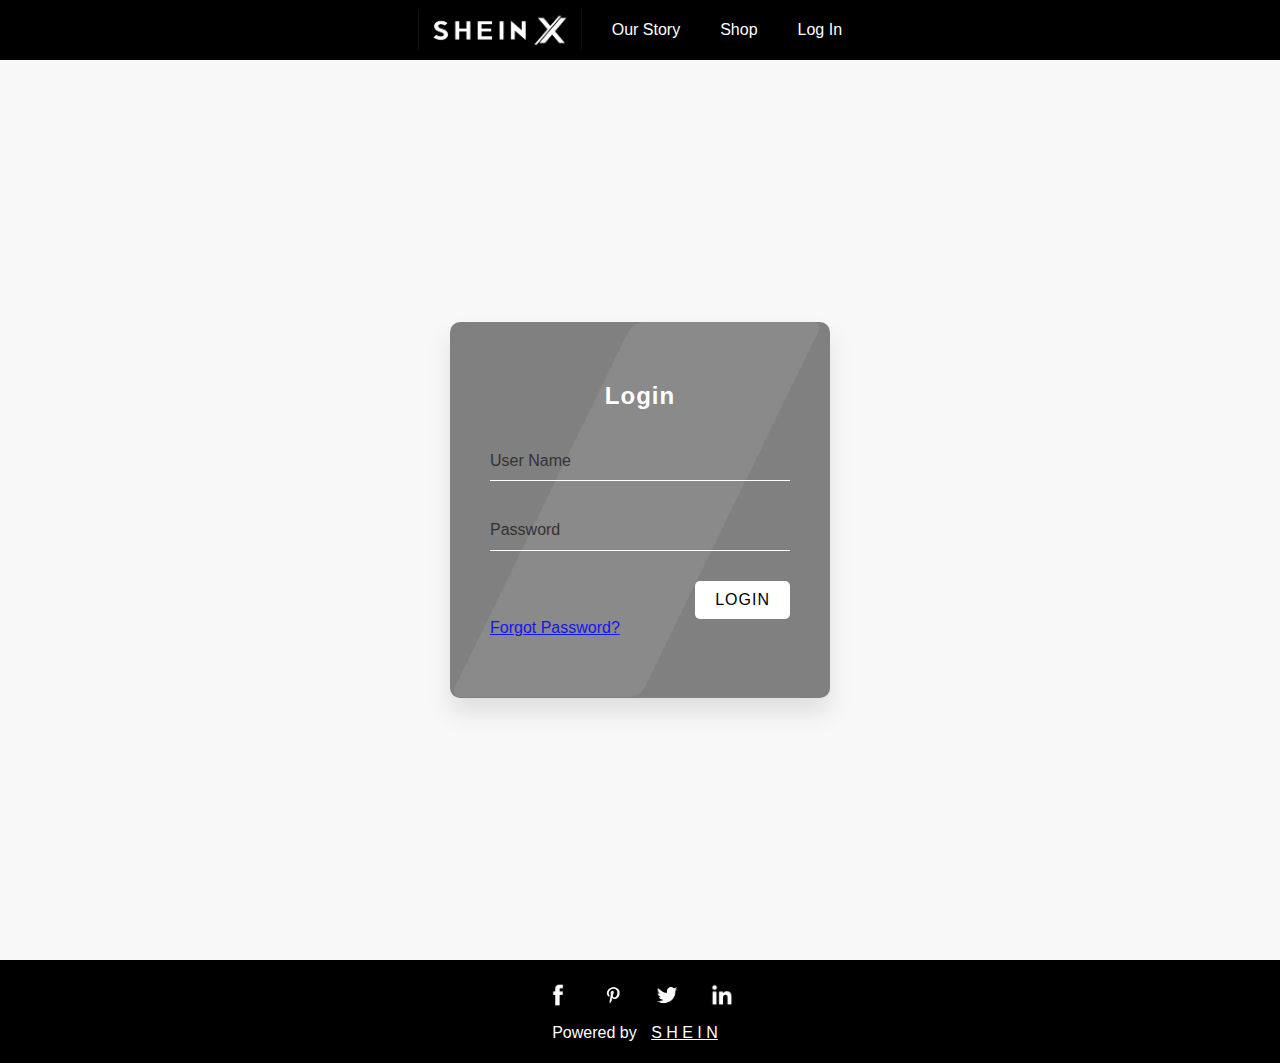
<file: index.html>
<!DOCTYPE html>
<html lang="en">
<head>
    <meta charset="UTF-8">
    <meta name="viewport" content="width=device-width, initial-scale=1.0">
    <meta http-equiv="X-UA-Compatible" content="ie=edge">
    <link rel="stylesheet" href="/CSS/normalize.css">
    <link rel="stylesheet" href="/CSS/Common.css">
    <link rel="stylesheet" href="/CSS/Login.css">
    <script src="/JavaScript/Login.js"></script>
    <title>Shein - Login</title>
</head>

<body>
  <!-- Navigation -->
  <div class="navbar">
    <img src="/Pictures/logo.png" alt="SHEIN Logo" class="shein-logo">
    
    <nav>
        <a href="OurStory.html">Our Story</a>
        <a href="Shop.html" id="shopLink">Shop</a>
        <a href="#" id="loginLink">Log In</a>
    </nav>
</div>

    <div class="login-wrapper">
        <form id="loginForm" action="" class="form">
            <h2>Login</h2>
            <div class="input-group">
                <input type="text" name="loginUser" id="loginUser" required />
                <label for="loginUser">User Name</label>
            </div>
            <div class="input-group">
                <input type="password" name="loginPassword" id="loginPassword" required />
                <label for="loginPassword">Password</label>
            </div>
            <input type="submit" value="Login" class="submit-btn" id="loginBtn" />
            <a href="#forgot-pw">Forgot Password?</a>
        </form>
    </div>
    
    <!-- Footer -->
    <footer>
    <a href="https://www.facebook.com/SHEINOFFICIAL/" target="_blank"><img src="/Pictures/fb.jpg" alt="Facebook Logo"></a>
    <a href="https://www.pinterest.com/SHEINofficial/" target="_blank"><img src="/Pictures/pin.jpg" alt="Pinterest Logo"></a>
    <a href="https://twitter.com/SHEIN_Official" target="_blank"><img src="/Pictures/tw.jpg" alt="Twitter Logo"></a>
    <a href="https://www.linkedin.com/company/shein/?originalSubdomain=sg" target="_blank"><img src="/Pictures/in.png" alt="LinkedIn Logo"></a>
    <p>Powered by <a href="https://sg.shein.com/" target="_blank">S H E I N</a></p>
</footer>

</body>

</html>
</file>
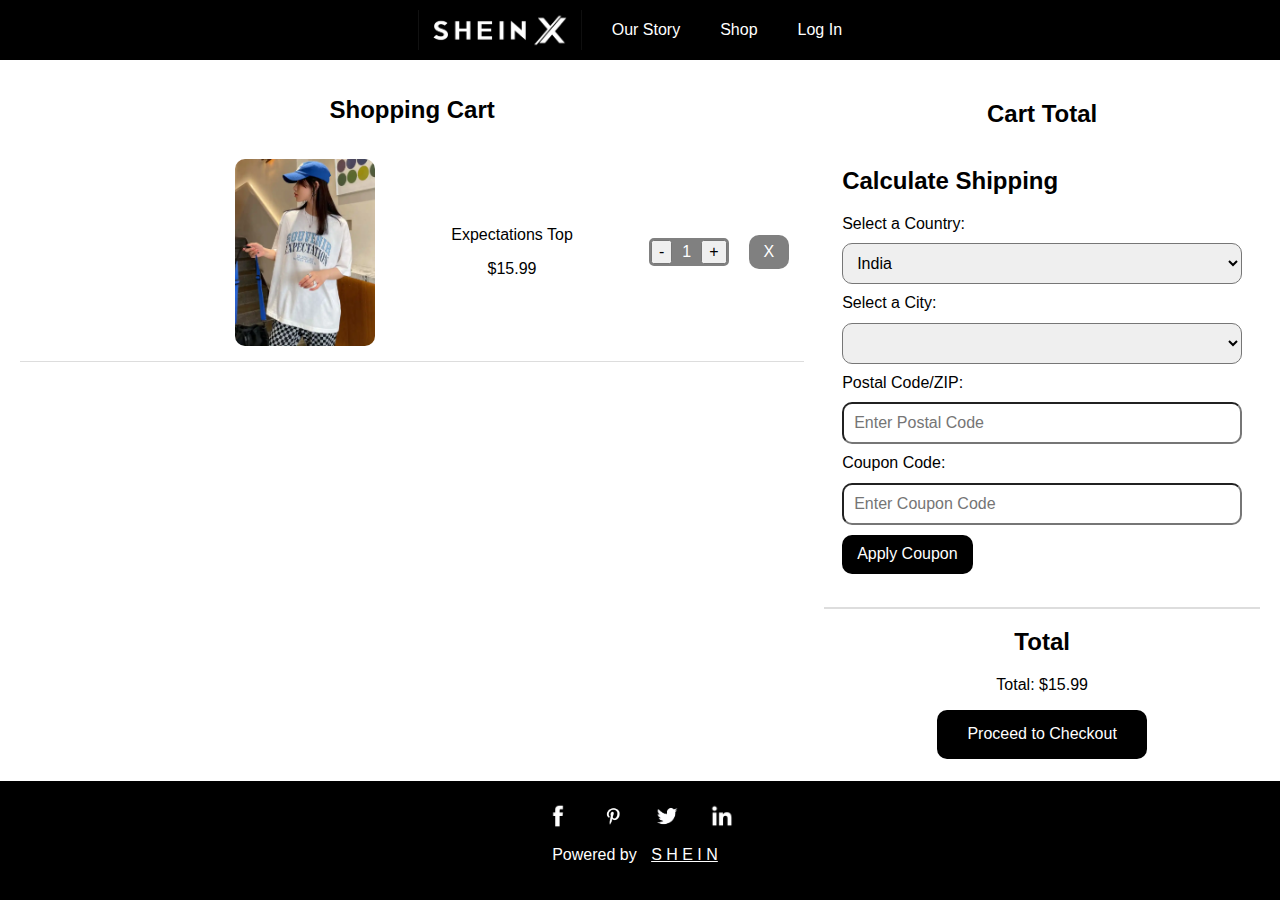
<file: Cart.html>
<!DOCTYPE html>
<html lang="en">
<head>
    <meta charset="UTF-8">
    <meta name="viewport" content="width=device-width, initial-scale=1.0">
    <link rel="stylesheet" href="/CSS/normalize.css">
    <link rel="stylesheet" href="/CSS/Common.css">
    <link rel="stylesheet" href="/CSS/Cart.css">
    <script src="/JavaScript/Cart.js"></script>
    <title>Shein - Cart</title>
</head>
<body>

<!-- Navigation -->
<div class="navbar">
    <img src="/Pictures/logo.png" alt="SHEIN Logo" class="shein-logo">

    <nav>
        <a href="OurStory.html">Our Story</a>
        <a href="Shop.html" id="shopLink">Shop</a>
        <a href="#" id="loginLink">Log In</a>
    </nav>
</div>

<div class="main-content">
    <div class="cart-section">
        <h1 class="cart-title">Shopping Cart</h1>
        <div class="cart-items">
            <div class="cart-item">
                <img src="/Pictures/pro1.webp" alt="Product 1">
                <div class="product-info">
                    <p class="product-name">Expectations Top</p>
                    <p class="product-price">$15.99</p>
                </div>
                <div class="quantity-controls">
                    <button>-</button>
                    <span>1</span>
                    <button>+</button>
                </div>
                <button class="remove-button">X</button>
            </div>
        </div>
    </div>

    <div class="cart-details">
        <div class="cart-total">
            <h2>Cart Total</h2>
        </div>

        <div class="shipping-form">
            <h2>Calculate Shipping</h2>
            <form>
                <label for="country">Select a Country:</label>
                <select id="country" onchange="populateCities()">
                    <option value="select" disabled>Select a Country</option>
                    <option value="india">India</option>
                    <option value="china">China</option>
                    <option value="japan">Japan</option>
                </select>

                <label for="city">Select a City:</label>
                <select id="city">
                    <option value="select" disabled>Select a City</option>
                </select>

                <label for="postal-code">Postal Code/ZIP:</label>
                <input type="text" id="postal-code" placeholder="Enter Postal Code">

                <label for="coupon-code">Coupon Code:</label>
                <input type="text" id="coupon-code" placeholder="Enter Coupon Code">

                <button class="apply-coupon-button">Apply Coupon</button>
            </form>
        </div>

        <div class="checkout-section">
            <hr>
            <h2>Total</h2>
            <p>Total: $15.99</p>
            <button class="proceed-to-checkout-button" onclick="redirectToCheckout()">Proceed to Checkout</button>
        </div>
    </div>
</div>

<!-- Footer -->
<footer>
    <div class="social-icons">
        <a href="https://www.facebook.com/SHEINOFFICIAL/" target="_blank"><img src="/Pictures/fb.jpg" alt="Facebook Logo"></a>
        <a href="https://www.pinterest.com/SHEINofficial/" target="_blank"><img src="/Pictures/pin.jpg" alt="Pinterest Logo"></a>
        <a href="https://twitter.com/SHEIN_Official" target="_blank"><img src="/Pictures/tw.jpg" alt="Twitter Logo"></a>
        <a href="https://www.linkedin.com/company/shein/?originalSubdomain=sg" target="_blank"><img src="/Pictures/in.png" alt="LinkedIn Logo"></a>
    </div>
    <p>Powered by <a href="https://sg.shein.com/" target="_blank">S H E I N</a></p>
</footer>

</body>
</html>
</file>
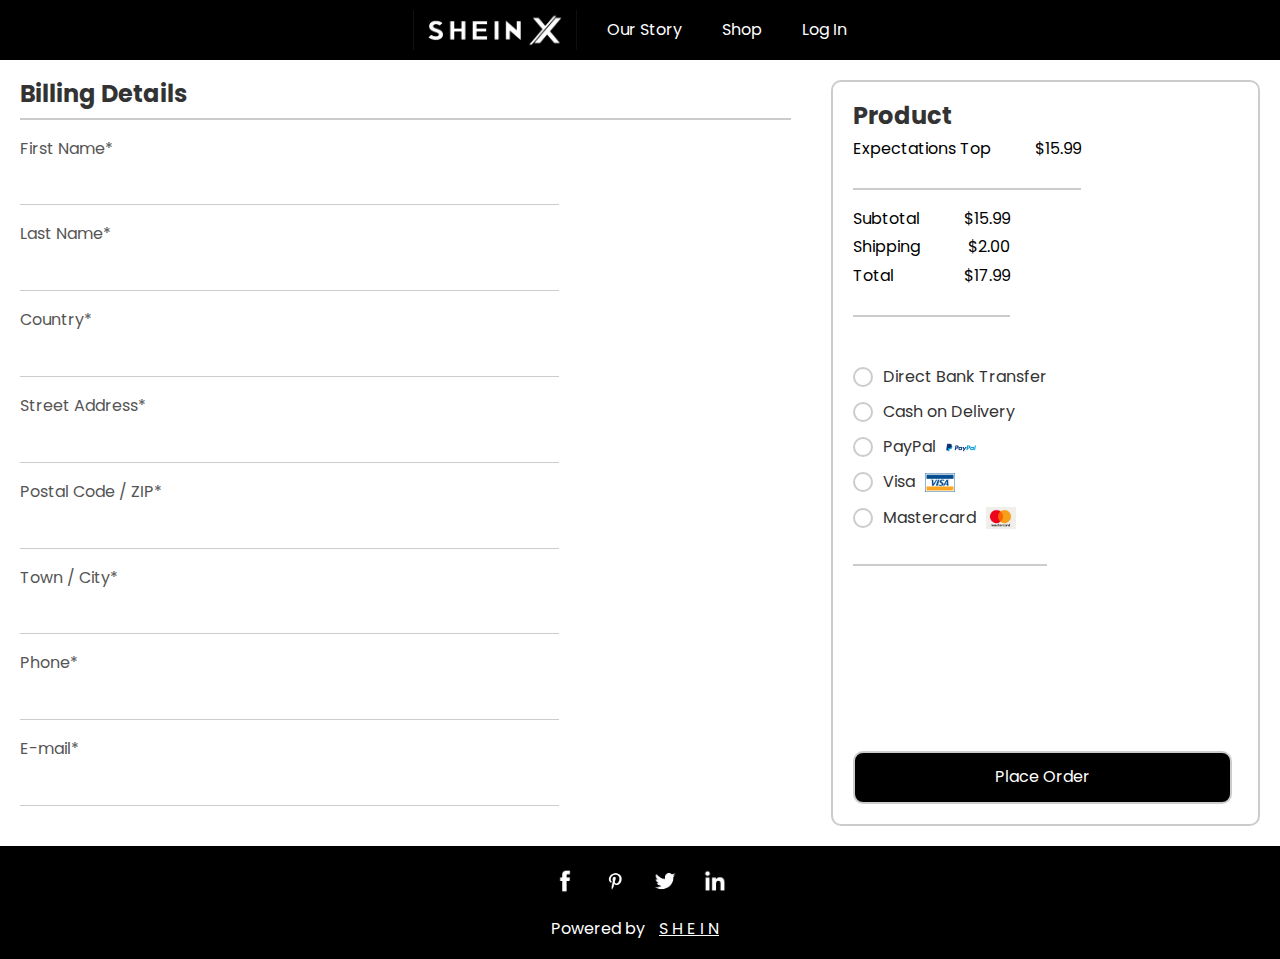
<file: Checkout.html>
<!DOCTYPE html>
<html lang="en">
<head>
    <meta charset="UTF-8">
    <meta name="viewport" content="width=device-width, initial-scale=1.0">
    <link rel="stylesheet" href="/CSS/normalize.css">
    <link rel="stylesheet" href="/CSS/Common.css">
    <link rel="stylesheet" href="/CSS/Checkout.css">
    <link rel="stylesheet" href="https://fonts.googleapis.com/css2?family=Poppins:wght@400;700&display=swap">
    <script src="/JavaScript/chek.js"></script>
    <title>Shein - Checkout</title>
</head>
<body>

<!-- Navigation -->
<div class="navbar">
    <img src="/Pictures/logo.png" alt="SHEIN Logo" class="shein-logo">
    <nav>
        <a href="OurStory.html">Our Story</a>
        <a href="Shop.html" id="shopLink">Shop</a>
        <a href="Index.html" id="loginLink">Log In</a>
    </nav>
</div>

<div class="checkout-container">
    <div class="billing-details">
        <h2>Billing Details</h2>
        <form class="billing-form">
            <label for="first-name">First Name*</label>
            <input type="text" id="first-name" name="first-name" required>
    
            <label for="last-name">Last Name*</label>
            <input type="text" id="last-name" name="last-name" required>
    
            <label for="country">Country*</label>
            <input type="text" name="country" id="country" required>
    
            <label for="street-address">Street Address*</label>
            <input type="text" name="street-address" id="street-address" required>
    
            <label for="ZIP">Postal Code / ZIP*</label>
            <input type="text" name="ZIP" id="ZIP" required>
    
            <label for="Town">Town / City*</label>
            <input type="text" name="Town" id="Town" required>
    
            <label for="Phone">Phone*</label>
            <input type="text" name="Phone" id="Phone" required>
    
            <label for="email">E-mail*</label>
            <input type="text" name="email" id="email" required>
        </form>
    </div>

    <div class="product-summary">
        <h2>Product</h2>
        
        <div class="product-details">
            <div class="product-item">
                <p class="product-name">Expectations Top</p>
                <p class="product-price">$15.99</p>
            </div>
        </div>

        <div class="cost-details-container">
            <div class="cost-details">
                <div class="cost-item subtotal">
                    <p class="cost-description">Subtotal</p>
                    <p class="cost-amount">$15.99</p>
                </div>
                <div class="cost-item shipping">
                    <p class="cost-description">Shipping</p>
                    <p class="cost-amount">$2.00</p>
                </div>
                <div class="cost-item total">
                    <p class="cost-description">Total</p>
                    <p class="cost-amount">$17.99</p>
                </div>
            </div>
        </div>

        <div class="payment-options">
            <input type="radio" name="payment" id="direct-bank-transfer" required>
            <label for="direct-bank-transfer">Direct Bank Transfer</label>
        
            <input type="radio" name="payment" id="cash-on-delivery" required>
            <label for="cash-on-delivery">Cash on Delivery</label>
        
            <input type="radio" name="payment" id="paypal" required>
            <label for="paypal">PayPal <img src="/Pictures/paypal.png" alt="PayPal Logo"></label>
        
            <input type="radio" name="payment" id="visa" required>
            <label for="visa">Visa <img src="/Pictures/visa.png" alt="Visa Logo"></label>
        
            <input type="radio" name="payment" id="mastercard" required>
            <label for="mastercard">Mastercard <img src="/Pictures/mastercard.webp" alt="Mastercard Logo"></label>

            <div class="card-details" id="card-details">
                <label for="card-number">Card Number</label>
                <input type="text" id="card-number" name="card-number" placeholder="Enter your card number">
            </div>
        </div>
        <div class="place-order" id="place-order-btn">
            <a href="Summary.html">Place Order</a>
        </div>
        
    </div>
</div>

<!-- Footer -->
<footer>
    <div class="social-icons">
        <a href="https://www.facebook.com/SHEINOFFICIAL/" target="_blank"><img src="/Pictures/fb.jpg" alt="Facebook Logo"></a>
        <a href="https://www.pinterest.com/SHEINofficial/" target="_blank"><img src="/Pictures/pin.jpg" alt="Pinterest Logo"></a>
        <a href="https://twitter.com/SHEIN_Official" target="_blank"><img src="/Pictures/tw.jpg" alt="Twitter Logo"></a>
        <a href="https://www.linkedin.com/company/shein/?originalSubdomain=sg" target="_blank"><img src="/Pictures/in.png" alt="LinkedIn Logo"></a>
    </div>
    <p>Powered by <a href="https://sg.shein.com/" target="_blank">S H E I N</a></p>
</footer>

</body>
</html>
</file>
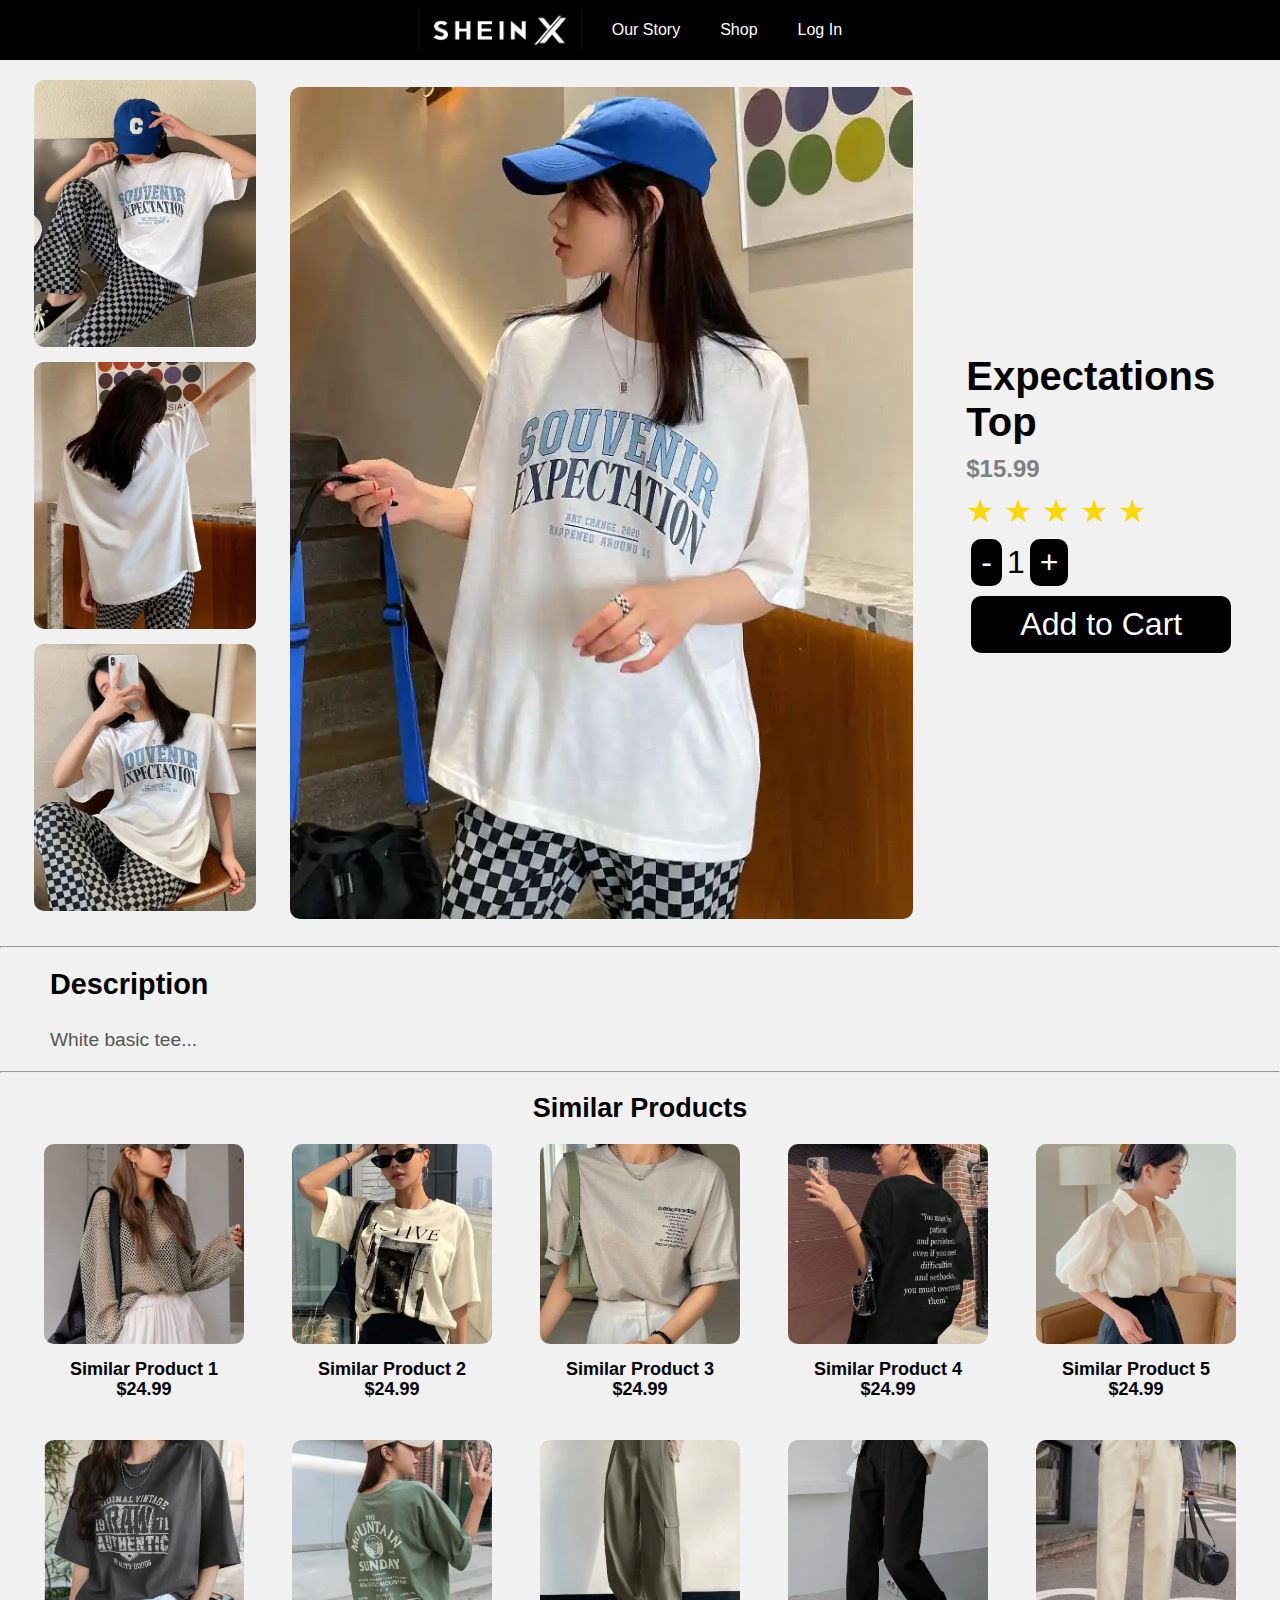
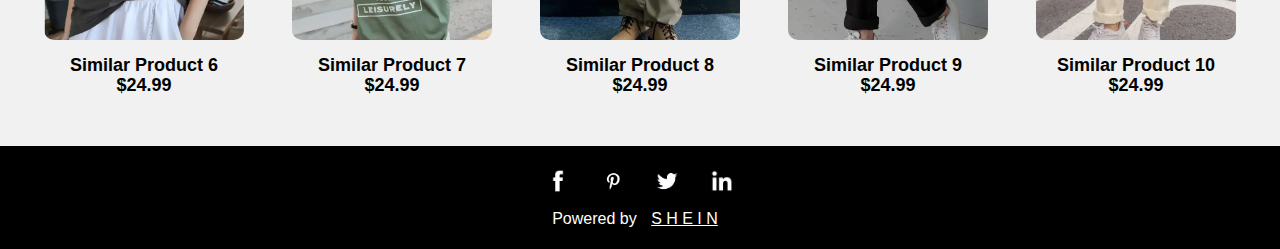
<file: MainProduct.html>
<!DOCTYPE html>
<html lang="en">
<head>
    <meta charset="UTF-8">
    <meta name="viewport" content="width=device-width, initial-scale=1.0">
    <link rel="stylesheet" href="/CSS/normalize.css">
    <link rel="stylesheet" href="/CSS/MainProduct.css">
    <script src="/JavaScript/MainProduct.js" defer></script>
    <title>Shein - Expectations Top</title>
</head>
<body>

    <!-- Navigation -->
    <div class="navbar">
        <img src="/Pictures/logo.png" alt="SHEIN Logo" class="shein-logo">
        
        <nav>
            <a href="OurStory.html">Our Story</a>
            <a href="Shop.html" id="shopLink">Shop</a>
            <a href="#" id="loginLink">Log In</a>
        </nav>
    </div>

    <section class="product-details">
        <div class="product-images">
            <img src="Pictures/pro1.1.webp" alt="Product Image 1">
            <img src="Pictures/pro1.2.webp" alt="Product Image 2">
            <img src="Pictures/pro1.3.webp" alt="Product Image 3">
        </div>

        <div class="main-product">
            <img src="Pictures/pro1.webp" alt="Main Product Image">
        </div>

        <div class="product-info">
            <h2>Expectations Top</h2>
            <p class="price">$15.99</p>
            <div class="ratings">
                <span class="star">&#9733;</span>
                <span class="star">&#9733;</span>
                <span class="star">&#9733;</span>
                <span class="star">&#9733;</span>
                <span class="star">&#9733;</span>
            </div>
            
            <div class="quantity-control">
                <button>-</button>
                <span>1</span>
                <button>+</button>
            </div>

            <button class="add-to-cart" onclick="addToCart()">Add to Cart</button>
        </div>
    </section>

    <div class="product-description">
        <hr>
        <h3>Description</h3>
        <br>
        <p>White basic tee...</p>
        <hr>
    </div>

    <section class="similar-products">
        <h2>Similar Products</h2>
        <div class="similar-product-container">
            <div class="similar-product">
                <img src="Pictures/pro2.webp" alt="Similar Product 1">
                <h4>Similar Product 1</h4>
                <p class="price">$24.99</p>
            </div>

            <div class="similar-product">
                <img src="Pictures/pro3.webp" alt="Similar Product 2">
                <h4>Similar Product 2</h4>
                <p class="price">$24.99</p>
            </div>

            <div class="similar-product">
                <img src="Pictures/pro4.webp" alt="Similar Product 3">
                <h4>Similar Product 3</h4>
                <p class="price">$24.99</p>
            </div>

            <div class="similar-product">
                <img src="Pictures/pro5.webp" alt="Similar Product 4">
                <h4>Similar Product 4</h4>
                <p class="price">$24.99</p>
            </div>

            <div class="similar-product">
                <img src="Pictures/pro6.webp" alt="Similar Product 5">
                <h4>Similar Product 5</h4>
                <p class="price">$24.99</p>
            </div>

            <div class="similar-product">
                <img src="Pictures/pro7.webp" alt="Similar Product 6">
                <h4>Similar Product 6</h4>
                <p class="price">$24.99</p>
            </div>

            <div class="similar-product">
                <img src="Pictures/pro8.webp" alt="Similar Product 7">
                <h4>Similar Product 7</h4>
                <p class="price">$24.99</p>
            </div>

            <div class="similar-product">
                <img src="Pictures/pants1.webp" alt="Similar Product 8">
                <h4>Similar Product 8</h4>
                <p class="price">$24.99</p>
            </div>

            <div class="similar-product">
                <img src="Pictures/pants2.webp" alt="Similar Product 9">
                <h4>Similar Product 9</h4>
                <p class="price">$24.99</p>
            </div>

            <div class="similar-product">
                <img src="Pictures/pants3.webp" alt="Similar Product 10">
                <h4>Similar Product 10</h4>
                <p class="price">$24.99</p>
            </div>
        </div>
    </section>

    <!-- Footer -->
    <footer>
        <a href="https://www.facebook.com/SHEINOFFICIAL/" target="_blank"><img src="/Pictures/fb.jpg" alt="Facebook Logo"></a>
        <a href="https://www.pinterest.com/SHEINofficial/" target="_blank"><img src="/Pictures/pin.jpg" alt="Pinterest Logo"></a>
        <a href="https://twitter.com/SHEIN_Official" target="_blank"><img src="/Pictures/tw.jpg" alt="Twitter Logo"></a>
        <a href="https://www.linkedin.com/company/shein/?originalSubdomain=sg" target="_blank"><img src="/Pictures/in.png" alt="LinkedIn Logo"></a>
        <p>Powered by <a href="https://sg.shein.com/" target="_blank">S H E I N</a></p>
    </footer>

</body>
</html>
</file>
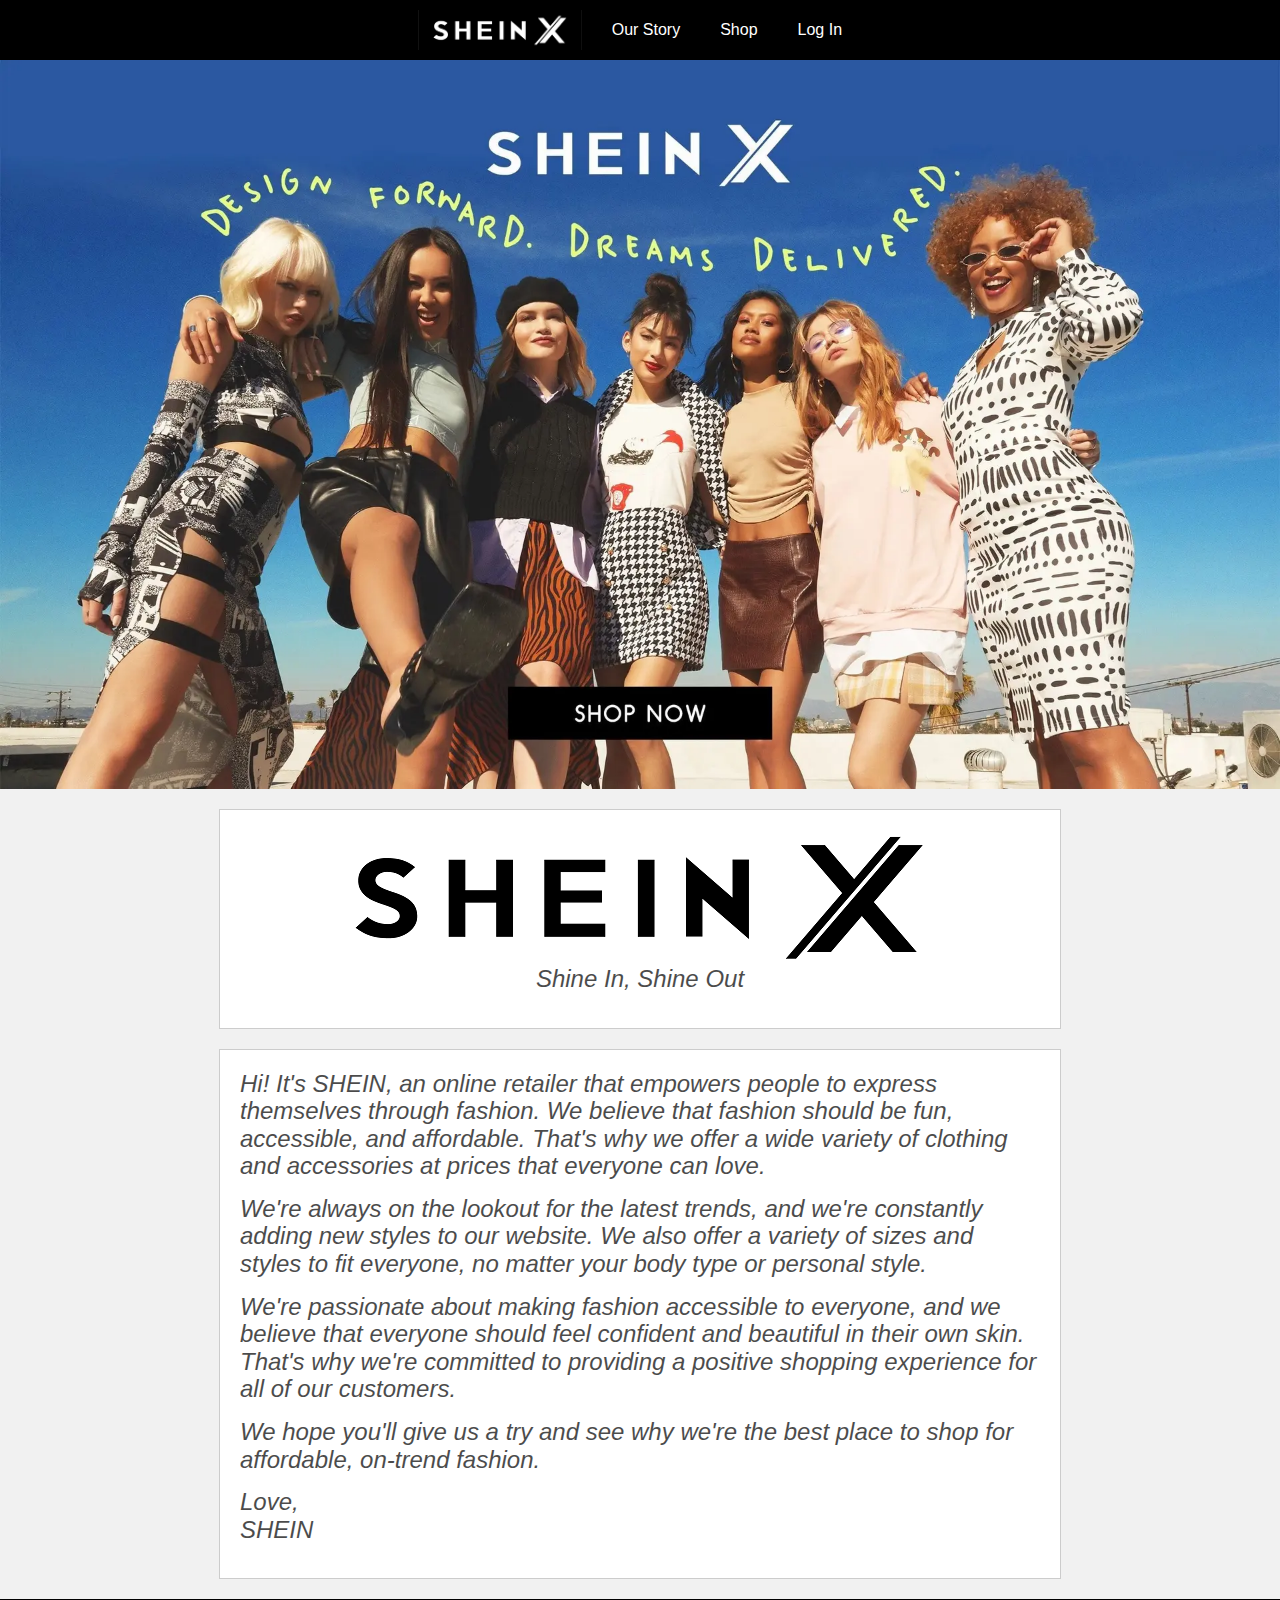
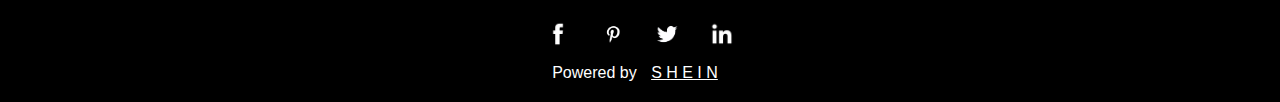
<file: OurStory.html>
<!DOCTYPE html>
<html lang="en">

<head>
    <meta charset="UTF-8">
    <meta name="viewport" content="width=device-width, initial-scale=1">
    <title>SHEIN - Fast Fashion</title>
    <link rel="stylesheet" href="/CSS/normalize.css">
    <link rel="stylesheet" href="/CSS/Common.css">
    <link rel="stylesheet" href="/CSS/OurStory.css">
</head>

<body>
    <div class="navbar">
        <img src="/Pictures/logo.png" alt="SHEIN Logo" class="shein-logo">
        
        <nav>
            <a href="OurStory.html">Our Story</a>
            <a href="Shop.html" id="shopLink">Shop</a>
            <a href="Index.html" id="loginLink">Log In</a>
        </nav>
    </div>

    <section class="slideshow">
        <img class="mySlides" src="Pictures/sehin1.webp" alt="Slide 1">
        <img class="mySlides" src="Pictures/sehin2.png" alt="Slide 2">
        <img class="mySlides" src="Pictures/sehin3.png" alt="Slide 3">
    </section>

    <script>
        var myIndex = 0;
        carousel();

        function carousel() {
            var i;
            var x = document.getElementsByClassName("mySlides");
            for (i = 0; i < x.length; i++) {
                x[i].style.display = "none";
            }
            myIndex++;
            if (myIndex > x.length) {
                myIndex = 1
            }
            x[myIndex - 1].style.display = "block";
            setTimeout(carousel, 3000);
        }
    </script>

    <section class="custom-section">
        <img src="/Pictures/white-logo.png" alt="SHEIN White Logo" class="white-logo">
        <p>Shine In, Shine Out</p>
    </section>

    <section class="custom-section-1">
        <p>
            Hi! It's SHEIN, an online retailer that empowers people to express themselves through fashion. We believe that
            fashion should be fun, accessible, and affordable. That's why we offer a wide variety of clothing and
            accessories at prices that everyone can love.
        </p>
        <p>
            We're always on the lookout for the latest trends, and we're constantly adding new styles to our website. We
            also offer a variety of sizes and styles to fit everyone, no matter your body type or personal style.
        </p>
        <p>
            We're passionate about making fashion accessible to everyone, and we believe that everyone should feel
            confident and beautiful in their own skin. That's why we're committed to providing a positive shopping
            experience for all of our customers.
        </p>
        <p>
            We hope you'll give us a try and see why we're the best place to shop for affordable, on-trend fashion.
        </p>
        <p>
            Love,<br>
            SHEIN
        </p>
    </section>

<footer>
    <a href="https://www.facebook.com/SHEINOFFICIAL/" target="_blank"><img src="/Pictures/fb.jpg" alt="Facebook Logo"></a>
    <a href="https://www.pinterest.com/SHEINofficial/" target="_blank"><img src="/Pictures/pin.jpg" alt="Pinterest Logo"></a>
    <a href="https://twitter.com/SHEIN_Official" target="_blank"><img src="/Pictures/tw.jpg" alt="Twitter Logo"></a>
    <a href="https://www.linkedin.com/company/shein/?originalSubdomain=sg" target="_blank"><img src="/Pictures/in.png" alt="LinkedIn Logo"></a>
    <p>Powered by <a href="https://sg.shein.com/" target="_blank">S H E I N</a></p>
</footer>

</body>
</html>
</file>
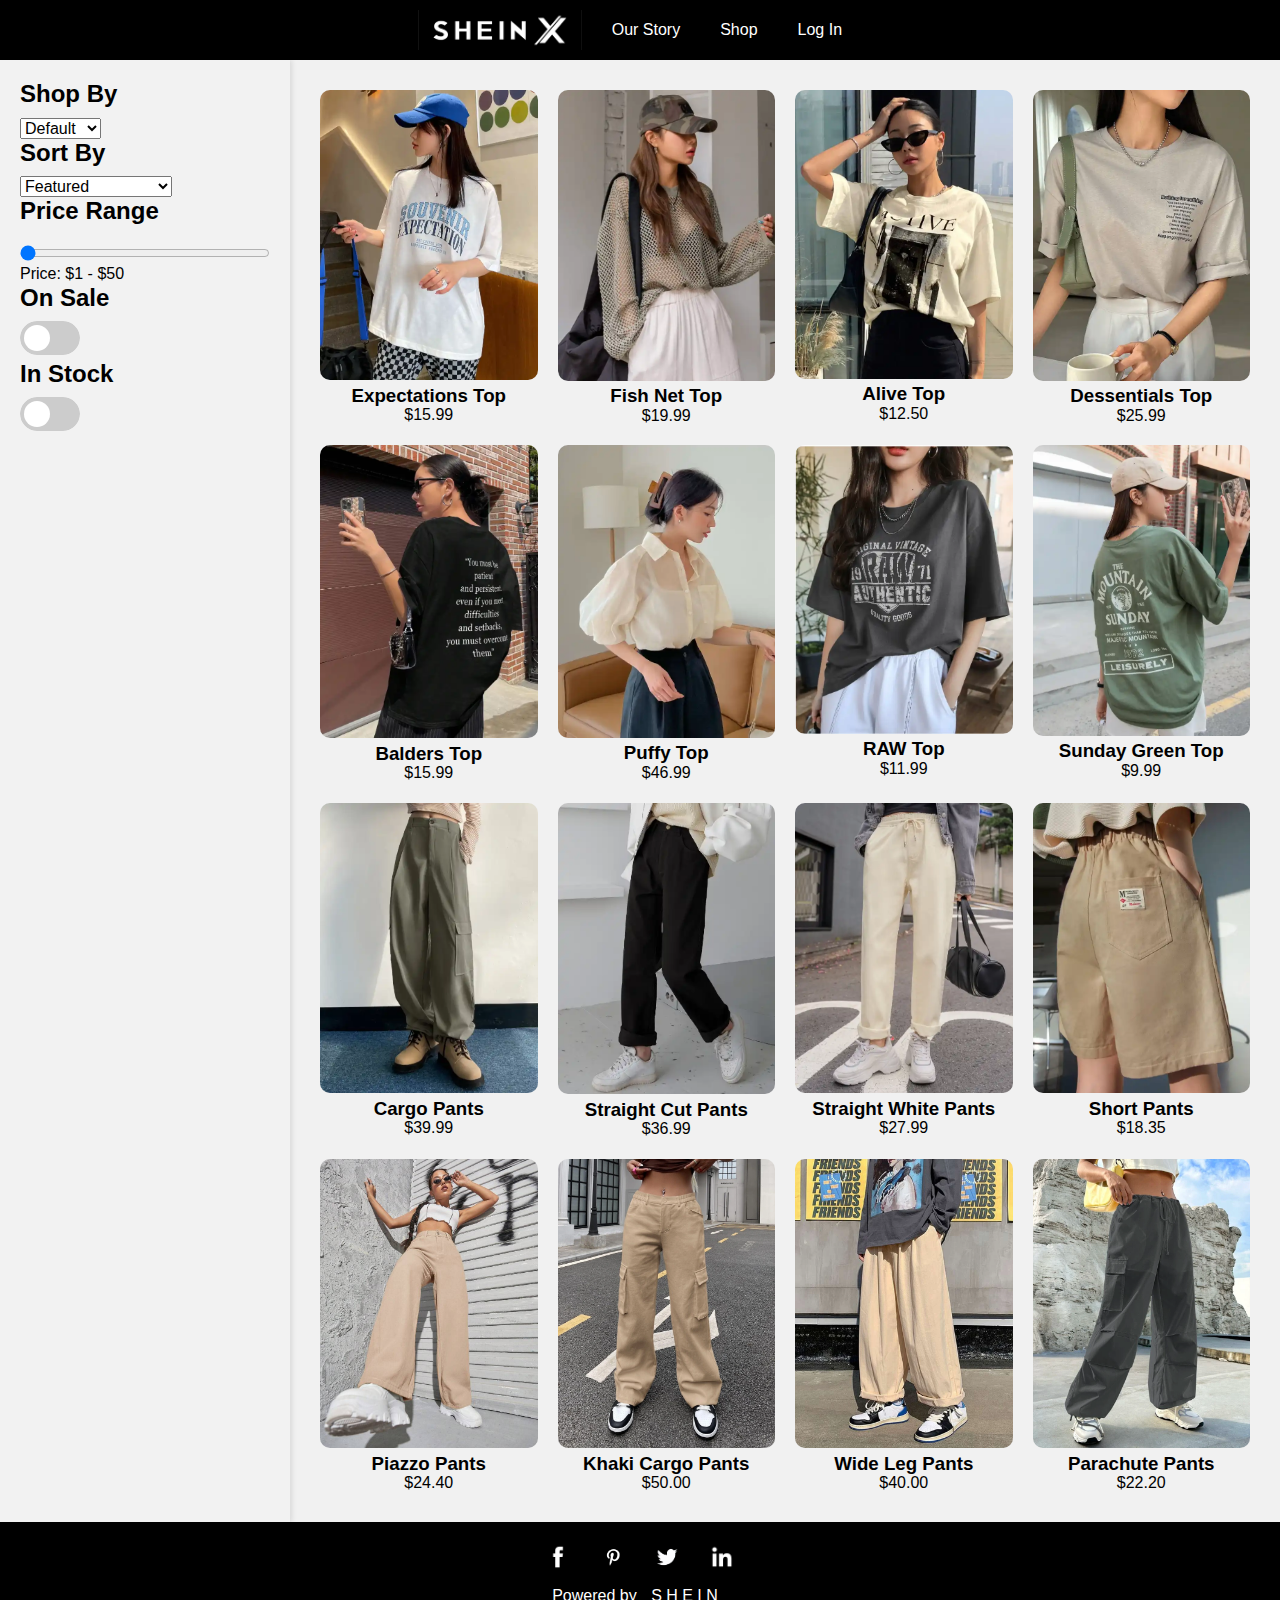
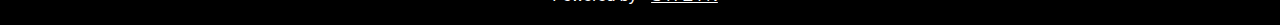
<file: Shop.html>
<!DOCTYPE html>
<html lang="en">
<head>
    <meta charset="UTF-8">
    <meta name="viewport" content="width=device-width, initial-scale=1">
    <title>SHEIN - Fast Fashion</title>
    <link rel="stylesheet" href="/CSS/normalize.css">
    <link rel="stylesheet" href="/CSS/Common.css">
    <link rel="stylesheet" href="/CSS/Shop.css">
    <script src="/JavaScript/Shop.js"></script>
</head>
<body>

<!-- Navigation -->
<div class="navbar">
   
    <img src="/Pictures/logo.png" alt="SHEIN Logo" class="shein-logo">
    
    <nav>
        <a href="OurStory.html">Our Story</a>
        <a href="Shop.html" id="shopLink">Shop</a>
        <a href="Index.html" id="loginLink">Log In</a>
    </nav>
</div>

<div class="container">
    <div class="sidebar">
        <h2>Shop By</h2>
        <select>
            <option value="Tops">Default</option>
            <option value="Tops">Tops</option>
            <option value="Bottoms">Bottoms</option>
           
        </select>

        <h2>Sort By</h2>
        <select>
            <option value="featured">Featured</option>
            <option value="priceLowToHigh">Price: Low to High</option>
            <option value="priceHighToLow">Price: High to Low</option>
            
        </select>

        <h2>Price Range</h2>
        <input type="range" min="1" max="50" value="1" id="priceRange" oninput="updatePriceValue(this.value)">
        <p>Price: $<span id="priceValue">1</span> - $<span id="maxPrice">50</span></p>
        

        <h2>On Sale</h2>
        <label class="switch">
            <input type="checkbox">
            <span class="slider"></span>
        </label>

        <h2>In Stock</h2>
        <label class="switch">
            <input type="checkbox">
            <span class="slider"></span>
        </label>
    </div>

    <div class="product-container">
        <!-- Product 1 -->
        <div class="product">
            <a href="MainProduct.html" class="product-link">
                <img src="Pictures/pro1.webp" alt="Product 1">
                <h3>Expectations Top</h3>
                <p>$15.99</p>
            </a>
        </div>

        <!-- Product 2 -->
        <div class="product product-link">
            <img src="Pictures/pro2.webp" alt="Product 2">
            <h3>Fish Net Top</h3>
            <p>$19.99</p>
        </div>

        <!-- Product 3 -->
        <div class="product product-link">
            <img src="Pictures/pro3.webp" alt="Product 3">
            <h3>Alive Top</h3>
            <p>$12.50</p>
        </div>

        <!-- Product 4 -->
        <div class="product product-link">
            <img src="Pictures/pro4.webp" alt="Product 4">
            <h3>Dessentials Top</h3>
            <p>$25.99</p>
        </div>

        <!-- Product 5 -->
        <div class="product product-link">
            <img src="Pictures/pro5.webp" alt="Product 5">
            <h3>Balders Top</h3>
            <p>$15.99</p>
        </div>

        <!-- Product 6 -->
        <div class="product product-link">
            <img src="Pictures/pro6.webp" alt="Product 6">
            <h3>Puffy Top</h3>
            <p>$46.99</p>
        </div>

        <!-- Product 7 -->
        <div class="product product-link">
            <img src="Pictures/pro7.webp" alt="Product 7">
            <h3>RAW Top</h3>
            <p>$11.99</p>
        </div>

        <!-- Product 8 -->
        <div class="product product-link">
            <img src="Pictures/pro8.webp" alt="Product 8">
            <h3>Sunday Green Top</h3>
            <p>$9.99</p>
        </div>

        <!-- Product 9 -->
        <div class="product product-link">
            <img src="Pictures/pants1.webp" alt="Product 9">
            <h3>Cargo Pants</h3>
            <p>$39.99</p>
        </div>
        
         <!-- Product 10 -->
         <div class="product product-link">
            <img src="Pictures/pants2.webp" alt="Product 10">
            <h3>Straight Cut Pants</h3>
            <p>$36.99</p>
        </div>

         <!-- Product 11 -->
         <div class="product product-link">
            <img src="Pictures/pants3.webp" alt="Product 11">
            <h3>Straight White Pants</h3>
            <p>$27.99</p>
        </div>

         <!-- Product 12 -->
         <div class="product product-link">
            <img src="Pictures/pants4.webp" alt="Product 12">
            <h3>Short Pants</h3>
            <p>$18.35</p>
        </div>

         <!-- Product 13 -->
         <div class="product product-link">
            <img src="Pictures/pants5.webp" alt="Product 13">
            <h3>Piazzo Pants</h3>
            <p>$24.40</p>
        </div>

         <!-- Product 14 -->
         <div class="product product-link">
            <img src="Pictures/pants6.webp" alt="Product 14">
            <h3>Khaki Cargo Pants</h3>
            <p>$50.00</p>
        </div>

         <!-- Product 15 -->
         <div class="product product-link">
            <img src="Pictures/pants7.webp" alt="Product 15">
            <h3>Wide Leg Pants</h3>
            <p>$40.00</p>
        </div>

         <!-- Product 16 -->
         <div class="product product-link">
            <img src="Pictures/pants8.webp" alt="Product 16">
            <h3>Parachute Pants</h3>
            <p>$22.20</p>
        </div>
        
    </div>
</div>

<!-- Footer -->
<footer>
    <a href="https://www.facebook.com/SHEINOFFICIAL/" target="_blank"><img src="/Pictures/fb.jpg" alt="Facebook Logo"></a>
    <a href="https://www.pinterest.com/SHEINofficial/" target="_blank"><img src="/Pictures/pin.jpg" alt="Pinterest Logo"></a>
    <a href="https://twitter.com/SHEIN_Official" target="_blank"><img src="/Pictures/tw.jpg" alt="Twitter Logo"></a>
    <a href="https://www.linkedin.com/company/shein/?originalSubdomain=sg" target="_blank"><img src="/Pictures/in.png" alt="LinkedIn Logo"></a>
    <p>Powered by <a href="https://sg.shein.com/" target="_blank">S H E I N</a></p>
</footer>

</body>
</html>
</file>
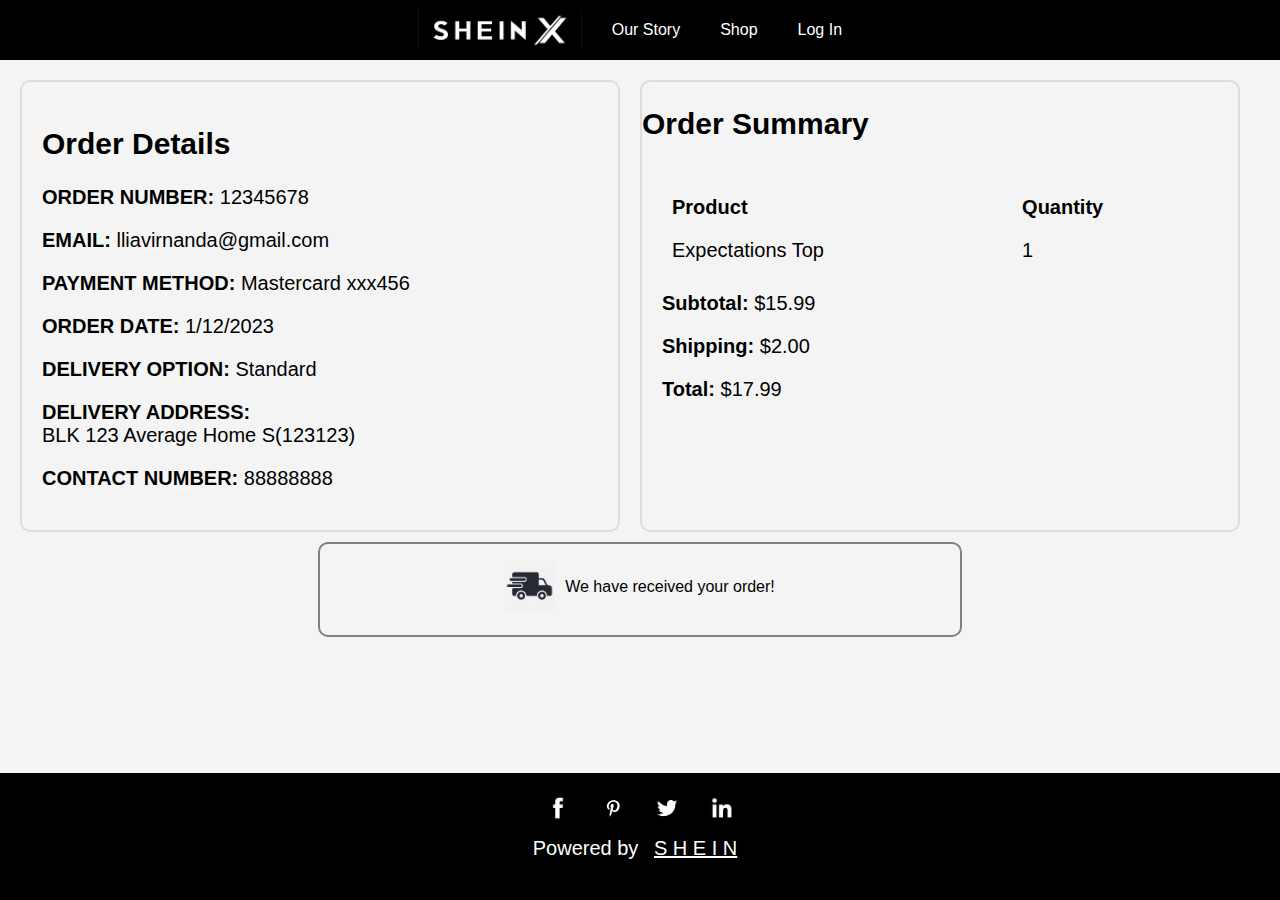
<file: Summary.html>
<!DOCTYPE html>
<html lang="en">
<head>
    <meta charset="UTF-8">
    <meta name="viewport" content="width=device-width, initial-scale=1.0">
    <link rel="stylesheet" href="/CSS/normalize.css">
    <link rel="stylesheet" href="/CSS/Common.css">
    <link rel="stylesheet" href="/CSS/Summary.css">
    <script src="/JavaScript/Summary.js"></script>
    <title>Shein - Order</title>
</head>
<body>

<!-- Navigation -->
<div class="navbar">
    <img src="/Pictures/logo.png" alt="SHEIN Logo" class="shein-logo">
    <nav>
        <a href="OurStory.html">Our Story</a>
        <a href="Shop.html" id="shopLink">Shop</a>
        <a href="Index.html" id="loginLink">Log In</a>
    </nav>
</div>

<div class="main-container">
    <div class="order-details-container">
        <div class="order-details">
            <div class="left-section">
                <h2 style="font-size: 30px;">Order Details</h2>
                <p style="font-size: 20px;"><strong>ORDER NUMBER:</strong> <span id="order-number"></span></p>
<p style="font-size: 20px;"><strong>EMAIL:</strong> <span id="email"></span></p>
<p style="font-size: 20px;"><strong>PAYMENT METHOD:</strong> <span id="payment-method"></span></p>
<p style="font-size: 20px;"><strong>ORDER DATE:</strong> <span id="order-date"></span></p>
<p style="font-size: 20px;"><strong>DELIVERY OPTION:</strong> <span id="delivery-option"></span></p>
<p style="font-size: 20px;"><strong>DELIVERY ADDRESS:</strong><br> <span id="delivery-address"></span></p>
<p style="font-size: 20px;"><strong>CONTACT NUMBER:</strong> <span id="contact-number"></span></p>

            </div>
        </div>
    </div>

    <div class="order-summary-container">
        <h2 style="font-size: 30px;">Order Summary</h2>
        <div class="order-summary">
            <table style="font-size: 20px;">
                <tr>
                    <th>Product</th>
                    <th>Quantity</th>
                </tr>
                <tr>
                    <td>Expectations Top</td>
                    <td>1</td>
                </tr>
                
            </table>
            <p style="font-size: 20px;"><strong>Subtotal:</strong> $15.99</p>
            <p style="font-size: 20px;"><strong>Shipping:</strong> $2.00</p>
            <p style="font-size: 20px;"><strong>Total:</strong> $17.99</p>
        </div>
    </div>
</div>

<div class="order-confirmation">
    <img src="/Pictures/deliv.png" alt="Delivery Truck Logo">
    <p>We have received your order!</p>
</div>

<!-- Footer -->
<footer>
    <a href="https://www.facebook.com/SHEINOFFICIAL/" target="_blank"><img src="/Pictures/fb.jpg" alt="Facebook Logo"></a>
    <a href="https://www.pinterest.com/SHEINofficial/" target="_blank"><img src="/Pictures/pin.jpg" alt="Pinterest Logo"></a>
    <a href="https://twitter.com/SHEIN_Official" target="_blank"><img src="/Pictures/tw.jpg" alt="Twitter Logo"></a>
    <a href="https://www.linkedin.com/company/shein/?originalSubdomain=sg" target="_blank"><img src="/Pictures/in.png" alt="LinkedIn Logo"></a>
    <p style="font-size: 20px;">Powered by <a href="https://sg.shein.com/" target="_blank">S H E I N</a></p>
</footer>

</body>
</html>
</file>
<file: CSS/Common.css>
/* Navigation bar styles */
.navbar {
    background-color: black;
    padding: 10px 0;
    display: flex;
    align-items: center;
    justify-content: center;
}

.shein-logo {
    height: 40px;
    margin-right: 10px; /* Adjust the margin as needed */
}

nav {
    display: flex;
}

nav a {
    color: white;
    text-decoration: none;
    padding: 5px 20px;
}

/* Footer styles */
footer {
    text-align: center;
    padding: 20px;
    background-color: black;
    color: #fff;
}

footer a {
    color: #fff;
    text-decoration: none;
    margin: 0 10px;
}

footer a[href="https://sg.shein.com/"] {
    text-decoration: underline;
}

/* Social Media Icons in the Footer */
footer img {
    max-width: 30px; /* Adjust as needed */
    height: auto;
}

footer p {
    margin-top: 10px;
}
</file>
<file: CSS/Login.css>
* {
  margin: 0;
  padding: 0;
  box-sizing: border-box;
}

body {
  background-size: cover;
  font-family: 'Helvetica Neue', sans-serif;
  background-color: #f8f8f8;
}

/* Navigation bar styles */
.navbar {
  background-color: black;
  padding: 10px 0;
  display: flex;
  align-items: center;
  justify-content: center;
}

.shein-logo {
  height: 40px;
  margin-right: 10px; 
}

nav {
  display: flex;
}

nav a {
  color: white;
  text-decoration: none;
  padding: 5px 20px;
}

.login-wrapper {
  height: 100vh;
  width: 100vw;
  display: flex;
  justify-content: center;
  align-items: center;
}

.form {
  position: relative;
  width: 100%;
  max-width: 380px;
  padding: 60px 40px;
  background: gray;
  border-radius: 10px;
  color: #333;
  box-shadow: 0 15px 25px rgba(0, 0, 0, 0.1);
}

.form::before {
  content: "";
  position: absolute;
  top: 0;
  left: 0;
  width: 50%;
  height: 100%;
  background: rgba(255, 255, 255, 0.08);
  transform: skewX(-26deg);
  transform-origin: bottom left;
  border-radius: 10px;
  pointer-events: none;
}

.form img {
  position: absolute;
  top: -50px;
  left: calc(50% - 50px);
  width: 100px;
  background: rgba(255, 255, 255, 0.8);
  border-radius: 50%;
}

.form h2 {
  text-align: center;
  letter-spacing: 1px;
  margin-bottom: 2rem;
  color: white;
}

.form .input-group {
  position: relative;
}

.form .input-group input {
  width: 100%;
  padding: 10px 0;
  font-size: 1rem;
  letter-spacing: 1px;
  margin-bottom: 30px;
  border: none;
  border-bottom: 1px solid white;
  outline: none;
  background-color: transparent;
  color: inherit;
}

.form .input-group label {
  position: absolute;
  top: 0;
  left: 0;
  padding: 10px 0;
  font-size: 1rem;
  pointer-events: none;
  transition: 0.3s ease-out;
}

.form .input-group input:focus + label,
.form .input-group input:valid + label {
  transform: translateY(-18px);
  color: white;
  font-size: 0.8rem;
}

.submit-btn {
  display: block;
  margin-left: auto;
  border: none;
  outline: none;
  background: white;
  font-size: 1rem;
  text-transform: uppercase;
  letter-spacing: 1px;
  padding: 10px 20px;
  border-radius: 5px;
  cursor: pointer;
}

.forgot-pw {
  color: inherit;
}

#forgot-pw {
  position: absolute;
  display: flex;
  justify-content: center;
  align-items: center;
  top: 0;
  left: 0;
  right: 0;
  height: 0;
  z-index: 1;
  background: black;
  opacity: 0;
  transition: 0.6s;
}

#forgot-pw:target {
  height: 100%;
  opacity: 1;
}

.close {
  position: absolute;
  right: 1.5rem;
  top: 0.5rem;
  font-size: 2rem;
  font-weight: 900;
  text-decoration: none;
  color: inherit;
}

/* Footer styles */
footer {
  text-align: center;
  padding: 20px;
  background-color: black;
  color: #fff;
}

footer a {
  color: #fff;
  text-decoration: none;
  margin: 0 10px;
}

footer a[href="https://sg.shein.com/"] {
  text-decoration: underline;
}

/* Social Media Icons in the Footer */
footer img {
  max-width: 30px;
  height: auto;
}

footer p {
  margin-top: 10px;
}

@media screen and (max-width: 768px) {
  body {
    background-color: #f0f0f0;
  }

  .navbar {
    padding: 5px 0;
  }

  .shein-logo {
    height: 30px;
  }

  nav a {
    padding: 5px 10px;
  }

  .form {
    padding: 40px;
  }

  .form::before {
    width: 100%;
    height: 50%;
    transform: skewX(0deg);
  }

  .form img {
    width: 80px;
  }

  .form h2 {
    margin-bottom: 1.5rem;
  }

  .form .input-group input {
    margin-bottom: 20px;
  }

  .submit-btn {
    margin-left: 0;
  }
}
</file>
<file: CSS/Cart.css>
body {
    font-family: 'Arial', sans-serif;
    margin: 0;
    padding: 0;
    display: flex;
    flex-direction: column;
    min-height: 100vh;
}

/* Navigation bar styles */
.navbar {
    background-color: black;
    padding: 10px 0;
    display: flex;
    align-items: center;
    justify-content: center;
}

.shein-logo {
    height: 40px;
    margin-right: 10px;
}

nav {
    display: flex;
}

nav a {
    color: white;
    text-decoration: none;
    padding: 5px 20px;
}

.main-content {
    display: flex;
    justify-content: space-between;
    margin: 20px;
}

.cart-section {
    flex: 1.8;
    text-align: center;
}

.cart-title {
    font-size: 24px;
    margin-bottom: 20px;
}

.cart-items {
    display: flex;
    flex-direction: column;
}

.cart-item {
    display: flex;
    align-items: center;
    border-bottom: 1px solid #ddd;
    padding: 15px;
    transition: background-color 0.3s ease;
}

.cart-item:hover {
    background-color: #f8f9fa;
}

.remove-button {
    background-color: #d63031;
    color: #fff;
    border: none;
    padding: 8px 15px;
    cursor: pointer;
    transition: background-color 0.3s ease;
    margin-left: 20px;
    border-radius: 10px;
}

.remove-button:hover {
    background-color: #b71540;
}

.cart-item img {
    max-width: 140px;
    margin-left: 200px;
    border-radius: 10px;
}

.product-info {
    flex: 1;
}

.quantity-controls {
    display: flex;
    align-items: center;
    justify-content: center;
    gap: 10px;
    border: 2px grey solid;
    background-color: grey;
    color: white;
    border-radius: 5px;
}

.quantity-box button {
    color: gray;
}

.quantity-box {
    background-color: #eee;
    border-radius: 5px;
    padding: 5px;
    margin-right: 10px;
}

.remove-button {
    background-color: grey;
    color: #fff;
    border: none;
    padding: 8px 15px;
    cursor: pointer;
    transition: background-color 0.3s ease;
}

.remove-button:hover {
    background-color: #b71540;
}

.cart-details {
    flex: 1;
    margin-left: 20px;
    display: flex;
    flex-direction: column;
}

.cart-total {
    margin-bottom: 0;
    align-self:center;
}

.shipping-form {
    margin-bottom: 20px;
    max-width: 400px;
    margin: auto;
}

form {
    display: flex;
    flex-wrap: wrap;
    justify-content: space-between;
}

label {
    flex-basis: 48%;
    margin-bottom: 10px;
}

input,
select {
    width: 100%;
    padding: 10px;
    margin-bottom: 10px;
    border-radius: 10px;
}

.apply-coupon-button {
    background-color: black;
    color: #fff;
    border: none;
    padding: 10px 15px;
    cursor: pointer;
    transition: background-color 0.3s ease;
    border-radius: 10px;
    margin-bottom: 25px;
}

.apply-coupon-button:hover {
    background-color: #2980b9;
}

.checkout-section {
    text-align: center;
}

hr {
    border: 1px solid #ddd;
}

.proceed-to-checkout-button {
    background-color: black;
    color: #fff;
    border: none;
    padding: 15px 30px;
    cursor: pointer;
    font-size: 16px;
    transition: background-color 0.3s ease;
    border-radius: 10px;
}

.proceed-to-checkout-button:hover {
    background-color: #2980b9;
}

/* Footer styles */
footer {
    text-align: center;
    padding: 20px;
    background-color: black;
    color: #fff;
    margin-top: auto;
}

footer a {
    color: #fff;
    text-decoration: none;
    margin: 0 10px;
}

footer a[href="https://sg.shein.com/"] {
    text-decoration: underline;
}

footer img {
    max-width: 30px;
    height: auto;
}

footer p {
    margin-top: 10px;
}

/* Media Query for Screens Smaller than 768px */
@media screen and (max-width: 768px) {
    .shein-logo {
      height: 30px;
      margin-right: 5px;
    }
  
    nav a {
      padding: 5px 10px;
    }
  
    .cart-section {
      flex: 1;
    }
  
    .cart-item img {
      max-width: 100%;
      margin-left: 0;
      border-radius: 0;
    }
  
    .product-info {
      flex: 1;
    }
  
    .quantity-controls {
      gap: 5px;
    }
  
    .cart-details {
      flex: 1;
      margin-left: 0;
    }
  
    .shipping-form {
      max-width: 100%;
      margin: 0;
    }
  
    label {
      flex-basis: 100%;
    }
  
    .proceed-to-checkout-button {
      padding: 10px 20px;
    }
  }
  
  /* Media Query for Screens Smaller than 480px */
  @media screen and (max-width: 480px) {
    .shein-logo {
      height: 25px;
      margin-right: 0;
    }
  
    nav a {
      padding: 5px;
    }
  
    .cart-item img {
      max-width: 100%;
      margin-left: 0;
      border-radius: 0;
    }
  
    .quantity-controls {
      gap: 3px;
    }
  
    .proceed-to-checkout-button {
      padding: 10px 15px;
    }
  }
</file>
<file: CSS/Checkout.css>
body, h1, h2, p, form, input, button {
    margin: 0;
    padding: 0;
    box-sizing: border-box;
}

body {
    font-family: 'Poppins', sans-serif;
    display: flex;
    flex-direction: column;
    min-height: 100vh;
    margin: 0; 
}

/* Navigation bar styles */
.navbar {
    background-color: #000;
    padding: 10px 0;
    display: flex;
    align-items: center;
    justify-content: center;
}

.shein-logo {
    height: 40px;
    margin-right: 10px;
}

nav {
    display: flex;
}

nav a {
    color: white;
    text-decoration: none;
    padding: 5px 20px;
}

.checkout-container {
    display: flex;
    justify-content: space-between;
    padding: 20px;
    flex: 1;
}

.billing-details {
    flex: 1;
    margin-right: 20px;
}

.billing-details h2 {
    border-bottom: 2px solid #ccc;
    padding-bottom: 10px;
    margin-bottom: 20px;
    color: #333;
}

.billing-form label {
    display: block;
    margin-bottom: 8px;
    color: #555;
}

.billing-form input {
    width: 70%;
    padding: 10px 0;
    font-size: 1rem;
    letter-spacing: 1px;
    margin-bottom: 20px;
    border: none;
    border-bottom: 1px solid #ccc;
    outline: none;
    background-color: transparent;
    color: #333;
}

.product-summary {
    border: 2px solid #ccc;
    border-radius: 10px;
    padding: 20px;
    flex: 0.5;
    margin-left: 20px;
    display: flex;
    flex-direction: column;
    align-items: flex-start;
}

.product-summary h2 {
    margin-bottom: 10px;
    color: #333;
}

.product-details {
    display: flex;
    flex-direction: column;
    margin-bottom: 20px;
}

.product-item {
    display: flex;
    justify-content: space-between;
    margin-bottom: 10px;
}

.product-name {
    flex: 1;
    margin-right: 10px;
}

.product-price {
    text-align: right;
    width: 80px;
}

.cost-details {
    display: flex;
    flex-direction: column;
}

.cost-item {
    display: flex;
    justify-content: space-between;
    margin-bottom: 10px;
}

.cost-description {
    flex: 1;
    margin-right: 10px;
}

.cost-amount {
    text-align: right;
    width: 80px;
}

.payment-options {
    display: flex;
    flex-direction: column;
    margin-top: 30px;
}

.payment-options input {
    display: none;
}

.payment-options label {
    display: flex;
    align-items: center;
    cursor: pointer;
    margin-bottom: 15px;
    color: #333;
}

.payment-options label::before {
    content: '';
    display: inline-block;
    width: 20px;
    height: 20px;
    border: 2px solid #ccc;
    border-radius: 50%;
    margin-right: 10px;
    background-color: white;
    box-sizing: border-box;
}

.payment-options input:checked + label::before {
    background-color: #000;
}

.payment-options label img {
    max-width: 30px;
    height: auto;
    margin-left: 10px;
}

.card-details {
    display: none;
}

.payment-options input:not(:checked) + label + .card-details {
    display: none;
}

.place-order {
    border-radius: 10px;
    border: 2px solid #ccc;
    padding: 15px;
    text-align: center;
    margin-top: auto;
    cursor: pointer;
    width: calc(100% - 40px);
    background-color: #000;
    color: #fff;
    transition: background-color 0.3s;
}

.place-order a {
    text-decoration: none;
    color: #fff;
}

.place-order:hover {
    background-color: #555;
}

.product-details,
.cost-details-container,
.payment-options {
    margin-bottom: 20px;
}

.product-details:after,
.cost-details-container:after,
.payment-options:after {
    content: "";
    display: block;
    width: 100%;
    height: 2px;
    background-color: #ccc;
    margin-top: 20px;
}

/* Footer styles */
footer {
    text-align: center;
    padding: 20px;
    background-color: black;
    color: #fff;
    margin-top: auto;
}

.social-icons {
    margin-bottom: 20px;
    display: flex;
    justify-content: center;
}

.social-icons a {
    margin: 0 10px;
}

footer img {
    max-width: 30px;
    height: auto;
}

footer a {
    color: #fff;
    text-decoration: none;
}

footer a[href="https://sg.shein.com/"] {
    text-decoration: underline;
}


@media screen and (max-width: 768px) {
  
    .checkout-container {
      flex-direction: column;
      padding: 10px;
    }
  
    .billing-details {
      margin-right: 0;
    }
  
    .product-summary {
      margin-left: 0;
      margin-top: 20px;
    }
  
    .payment-options {
      margin-top: 20px;
    }
  
    .place-order {
      width: 100%;
    }
  }
  
  @media screen and (max-width: 480px) {
  
    .shein-logo {
      height: 30px;
      margin-right: 5px;
    }
  
    nav a {
      padding: 5px 10px;
    }
  
    .billing-form input {
      width: 100%;
    }
  
    .product-item {
      flex-direction: column;
      align-items: flex-start;
    }
  
    .product-price {
      text-align: left;
      margin-top: 5px;
    }
  
    .payment-options label {
      margin-bottom: 10px;
    }
  }
</file>
<file: CSS/MainProduct.css>
* {
    margin: 0;
    padding: 0;
    box-sizing: border-box;
}

body {
    font-family: 'Arial', sans-serif;
    background-color: #f1f1f1;
}

/* Navigation bar styles */
.navbar {
    background-color: black;
    padding: 10px 0;
    display: flex;
    align-items: center;
    justify-content: center;
}

.shein-logo {
    height: 40px;
    margin-right: 10px;
}

nav {
    display: flex;
}

nav a {
    color: white;
    text-decoration: none;
    padding: 5px 20px;
}

.product-details {
    display: flex;
    justify-content:space-evenly;
    align-items: center;
    margin: 20px;
}

.product-images {
    display: flex;
    flex-direction: column;
    align-items: flex-start;
}

.product-images img {
    width: 222px;
    height: 267px;
    margin-bottom: 15px;
    cursor: pointer;
    border-radius: 10px;
}

.main-product {
    display: flex;
    flex-direction: column;
    align-items: flex-start;
    margin-left: 20px;
}

.main-product img {
    max-width: 100%;
    height: auto;
    object-fit: cover;
    border-radius: 10px;
}

.product-info {
    max-width: 300px;
    padding: 20px;
    margin-left: 20px;
    font-size: 2rem;
}

.product-info h2 {
    font-family: 'SF Pro Text', 'Segoe UI', Tahoma, Geneva, Verdana, sans-serif;
    font-size: 2.5rem;
    font-weight: bold;
    margin-bottom: 10px;
}

.product-info .price {
    font-family: 'SF Pro Text', 'Segoe UI', Tahoma, Geneva, Verdana, sans-serif;
    font-size: 1.5rem;
    font-weight: bold;
    margin-bottom: 10px;
    color: grey;
}

.price {
    font-weight: bold;
    margin-bottom: 10px;
}

.ratings {
    margin-bottom: 10px;
}

.star {
    color: gold;
}

.quantity-control {
    display: flex;
    align-items: center;
    margin-bottom: 10px;
}

button {
    background-color: #333;
    color: white;
    border: none;
    padding: 5px 10px;
    cursor: pointer;
    margin: 0 5px;
    border-radius: 10px;
}

.add-to-cart {
    background-color: black;
    color: white;
    border: none;
    padding: 10px;
    cursor: pointer;
    width: 100%;
    transition: background-color 0.3s ease;
}

.add-to-cart:hover {
    background-color: #2980b9;
}

.quantity-control button {
    background-color: black;
    color: white;
    border: none;
    padding: 5px 10px;
    cursor: pointer;
    transition: background-color 0.3s ease;
}

.quantity-control button:hover {
    background-color: #217dbb;
}

.product-description {
    margin-top: 20px;
    font-size: x-large;
}

.product-description h3 {
    font-family: 'SF Pro Text', 'Segoe UI', Tahoma, Geneva, Verdana, sans-serif;
    font-size: 1.8rem;
    font-weight: bold;
    margin-left: 50px;
}

product-description p {
    font-family: 'SF Pro Text', 'Segoe UI', Tahoma, Geneva, Verdana, sans-serif;
    font-size: 1.2rem;
    margin-left: 50px;
    color: #555;
}

.product-description p {
    font-family: 'SF Pro Text', 'Segoe UI', Tahoma, Geneva, Verdana, sans-serif;
    font-size: 1.2rem;
    margin-left: 50px;
    color: #555;
}

hr {
    margin: 20px 0;
}

.similar-products {
    margin: 20px;
    font-size: large;
    text-align: center;
}

.similar-products h2 {
    margin-bottom: 20px;
}

.similar-product-container {
    display: flex;
    justify-content: space-evenly;
    flex-wrap: wrap;
    gap: 10px;
}

.similar-product {
    text-align: center;
    width: calc(20% - 20px);
    margin-bottom: 20px;
    box-sizing: border-box;
}

.similar-product img {
    width: 200px;
    height: 200px;
    object-fit: cover;
    border-radius: 10px;
    margin-bottom: 10px;
}

/* Footer styles */
footer {
    text-align: center;
    padding: 20px;
    background-color: black;
    color: #fff;
}

footer a {
    color: #fff;
    text-decoration: none;
    margin: 0 10px;
}

footer a[href="https://sg.shein.com/"] {
    text-decoration: underline;
}

/* Social Media Icons in the Footer */
footer img {
    max-width: 30px;
    height: auto;
}

footer p {
    margin-top: 10px;
}

@media (max-width: 768px) {
    .similar-product img {
        width: 100%;
        height: auto;
        margin-bottom: 0;
    }

    .product-info {
        max-width: none;
        margin-left: 0;
    }

    .similar-product {
        width: 80%;
    }

    .similar-product-container {
        flex-direction: column;
        align-items: center;
    }
}
</file>
<file: CSS/OurStory.css>
body, h1, h2, h3, p {
    margin: 0;
    padding: 0;
}

body {
    font-family: "Arial", sans-serif;
    background-color: #f1f1f1;
}

/* Navigation bar styles */
.navbar {
    background-color: black;
    padding: 10px 0;
    display: flex;
    align-items: center;
    justify-content: center;
}

.shein-logo {
    height: 40px;
    margin-right: 10px;
}

nav {
    display: flex;
}

nav a {
    color: white;
    text-decoration: none;
    padding: 5px 20px;
}

section.slideshow {
    max-width: 100%;
    overflow: hidden;
}

.mySlides {
    width: 100%;
    height: 70%;
    margin: 0 auto;
}

.custom-section {
    max-width: 800px;
    margin: 20px auto;
    font-size: 1.5em;
    text-align: center;
    padding: 20px;
    border: 1px solid #ccc;
    background-color: #fff;
    font-family: 'SF Pro Text', 'Segoe UI', Tahoma, Geneva, Verdana, sans-serif;
}

.custom-section p {
    opacity: 0.7;
    font-style: italic;
    margin-bottom: 15px;
}

.custom-section-1 {
    max-width: 800px;
    margin: 20px auto;
    font-size: 1.5em;
    text-align: left;
    padding: 20px;
    border: 1px solid #ccc;
    background-color: #fff;
    font-family: 'SF Pro Text', 'Segoe UI', Tahoma, Geneva, Verdana, sans-serif;
}

.custom-section-1 p {
    opacity: 0.7;
    font-style: italic;
    margin-bottom: 15px;
}


/* Footer styles */
footer {
    text-align: center;
    padding: 20px;
    background-color: black;
    color: #fff;
}

footer a {
    color: #fff;
    text-decoration: none;
    margin: 0 10px;
}

footer a[href="https://sg.shein.com/"] {
    text-decoration: underline;
}

/* Social Media Icons in the Footer */
footer img {
    max-width: 30px;
    height: auto;
}

footer p {
    margin-top: 10px;
}

@media screen and (max-width: 768px) {
    body {
      font-size: 14px;
    }
  
    .navbar {
      padding: 5px 0;
    }
  
    .shein-logo {
      height: 30px;
    }
  
    nav a {
      padding: 5px 10px;
    }
  
    .mySlides {
      height: 50%;
    }
  
    .custom-section,
    .custom-section-1 {
      max-width: 100%;
      font-size: 1.2em;
    }
  }
  
  @media screen and (max-width: 480px) {
    body {
      font-size: 12px;
    }
  
    .shein-logo {
      height: 25px;
    }
  
    .nav a {
      padding: 5px;
    }
  
    .mySlides {
      height: 40%;
    }
  
    .custom-section,
    .custom-section-1 {
      font-size: 1em;
    }
  }
</file>
<file: CSS/Shop.css>
body, h1, h2, h3, p {
    margin: 0;
    padding: 0;
    box-sizing: border-box;
}

body {
    font-family: "Arial", sans-serif;
    background-color: #f1f1f1;
    display: flex;
    flex-direction: column;
    min-height: 100vh;
}

/* Navigation bar styles */
.navbar {
    background-color: black;
    padding: 10px 0;
    display: flex;
    align-items: center;
    justify-content: center;
}

.shein-logo {
    height: 40px;
    margin-right: 10px;
}

nav {
    display: flex;
}

nav a {
    color: white;
    text-decoration: none;
    padding: 5px 20px;
}

.container {
    display: flex;
    flex-direction: row; 
    min-height: 100vh;
}

.sidebar {
    background-color: #f2f2f2;
    padding: 20px;
    width: 250px;
    box-shadow: 2px 0 5px rgba(0, 0, 0, 0.1);
}

.sidebar h2 {
    margin-bottom: 10px;
}

.product-container {
    display: flex;
    flex-wrap: wrap;
    padding: 20px;
    flex: 1;
}

.product {
    width: calc(25% - 20px);
    margin: 10px;
    text-align: center;
    box-sizing: border-box;
}

.product img {
    width: 100%;
    height: auto;
    object-fit: cover;
    border-radius: 10px;
}

a.product-link {
    text-decoration: none;
    color: black;
}

.switch {
    position: relative;
    display: inline-block;
    width: 60px;
    height: 34px;
    border-radius: 17px;
    overflow: hidden;
}

.switch input {
    opacity: 0;
    width: 0;
    height: 0;
}

.slider {
    position: absolute;
    cursor: pointer;
    top: 0;
    left: 0;
    right: 0;
    bottom: 0;
    background-color: #ccc;
    border-radius: 17px;
    transition: .4s;
}

.slider:before {
    position: absolute;
    content: "";
    height: 26px;
    width: 26px;
    left: 4px;
    bottom: 4px;
    background-color: white;
    border-radius: 50%;
    transition: .4s;
}

.switch input:checked + .slider {
    background-color: #2196F3;
}

.switch input:focus + .slider {
    box-shadow: 0 0 1px #2196F3;
}

.switch input:checked + .slider:before {
    transform: translateX(26px);
}

input[type="range"] {
    width: 100%;
    margin-top: 10px;
}

.switch input {
    opacity: 0;
    width: 0;
    height: 0;
}

/* Footer styles */
footer {
    text-align: center;
    padding: 20px;
    background-color: black;
    color: #fff;
}

footer a {
    color: #fff;
    text-decoration: none;
    margin: 0 10px;
}

footer a[href="https://sg.shein.com/"] {
    text-decoration: underline;
}

footer img {
    max-width: 30px;
    height: auto;
}

footer p {
    margin-top: 10px;
}

.product-container::after {
    content: "";
    display: table;
    clear: both;
}

@media (max-width: 768px) {
    .container {
        flex-direction: column;
    }

    .sidebar {
        width: 100%;
        box-shadow: none;
    }

    .product {
        width: 100%;
    }
}
</file>
<file: CSS/Summary.css>
body {
    font-family: 'Arial', sans-serif;
    margin: 0;
    padding: 0;
    background-color: #f4f4f4;
    display: flex;
    flex-direction: column;
    min-height: 100vh;
}

/* Navigation bar styles */
.navbar {
    background-color: black;
    padding: 10px 0;
    display: flex;
    align-items: center;
    justify-content: center;
}

.shein-logo {
    height: 40px;
    margin-right: 10px;
}

nav {
    display: flex;
}

nav a {
    color: white;
    text-decoration: none;
    padding: 5px 20px;
}

.main-container {
    display: flex;
    justify-content: space-around;
    margin: 20px;
}

.order-details-container,
.order-summary-container {
    border: 2px solid #ddd;
    border-radius: 10px;
    overflow: hidden;
    flex: 1;
    margin-right: 20px;
}

.order-details {
    display: flex;
}

.left-section,
.right-section,
.order-summary {
    padding: 20px;
}

h2.section-title {
    color: #333;
    font-size: 30px;
    margin-bottom: 15px;
}

.right-section {
    background-color: #f2f2f2;
}

table {
    width: 100%;
    border-collapse: collapse;
    margin-bottom: 15px;
}

th, td {
    padding: 10px;
    text-align: left;
}

.order-confirmation {
    position: relative;
    padding: 20px;
    display: flex;
    align-items: center;
    justify-content: center;
    bottom: 10px;
}

.order-confirmation::before {
    content: "";
    position: absolute;
    top: 0;
    left: 50%;
    transform: translateX(-50%);
    width: 50%;
    height: 100%;
    border: 2px solid grey;
    border-radius: 10px;
}

.order-confirmation img {
    max-width: 50px;
    margin-right: 10px;
}

/* Footer styles */
footer {
    text-align: center;
    padding: 20px;
    background-color: black;
    color: #fff;
    margin-top: auto;
}

footer a {
    color: #fff;
    text-decoration: none;
    margin: 0 10px;
}

footer a[href="https://sg.shein.com/"] {
    text-decoration: underline;
}

footer img {
    max-width: 30px;
    height: auto;
}

footer p {
    margin-top: 10px;
}

@media screen and (max-width: 768px) {
 
    .navbar {
      padding: 10px;
    }
  
    .shein-logo {
      margin-right: 5px;
    }
  
    nav a {
      padding: 5px 10px;
    }
  
    .main-container {
      flex-direction: column;
      margin: 10px;
    }
  
    .order-details-container,
    .order-summary-container {
      margin-right: 0;
      margin-bottom: 20px;
    }
  }
  
  @media screen and (max-width: 480px) {
  
    h2.section-title {
      font-size: 24px;
    }
  
    .order-confirmation {
      padding: 10px;
    }
  
    .order-confirmation img {
      max-width: 30px;
      margin-right: 5px;
    }
  }
</file>
